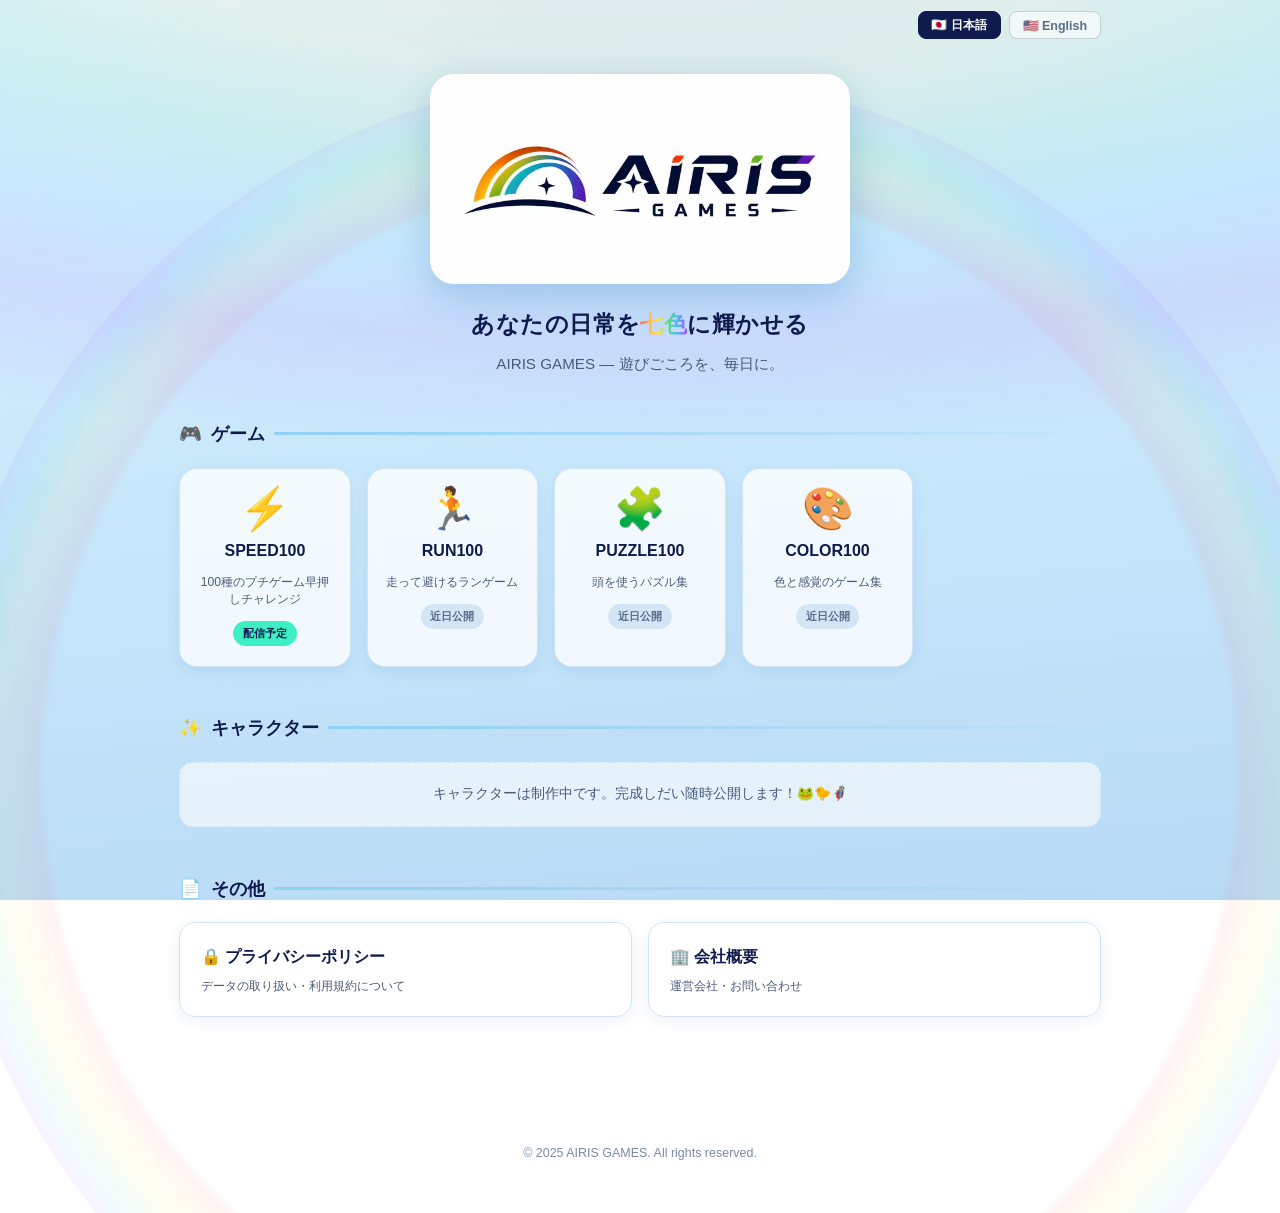
<file: index.html>
<!DOCTYPE html>
<html lang="ja">
<head>
<meta charset="UTF-8">
<meta name="viewport" content="width=device-width, initial-scale=1.0">
<meta name="description" content="AIRIS GAMES — あなたの日常を七色に輝かせる。ミニゲームを中心としたモバイルアプリを制作しています。">
<meta property="og:title" content="AIRIS GAMES">
<meta property="og:description" content="あなたの日常を七色に輝かせる">
<meta property="og:type" content="website">
<title>AIRIS GAMES — あなたの日常を七色に輝かせる</title>
<style>
  :root{
    --navy:#0f1b4d; --blue:#1a6fff; --sky1:#dff3ff; --sky2:#c6e6fa; --sky3:#b8daf5;
    --text:#0f1b4d; --muted:#4a5a7a; --card:rgba(255,255,255,0.78); --border:#cfe4f7;
  }
  *,*::before,*::after{box-sizing:border-box;margin:0;padding:0;}
  html{scroll-behavior:smooth;}
  body{
    font-family:"Hiragino Sans","Hiragino Kaku Gothic ProN","Yu Gothic",-apple-system,BlinkMacSystemFont,"Segoe UI",sans-serif;
    background:linear-gradient(175deg,#dff3ff 0%,#c6e6fa 55%,#b8daf5 100%);
    background-attachment:fixed;
    color:var(--text); line-height:1.8; font-size:15px; min-height:100vh;
    position:relative;
  }
  /* Soft rainbow wash behind content */
  body::before{
    content:""; position:fixed; inset:0; z-index:0; pointer-events:none;
    background:
      radial-gradient(120% 60% at 50% -10%,
        rgba(255,93,93,.10) 0%,
        rgba(255,184,77,.10) 16%,
        rgba(255,225,77,.10) 32%,
        rgba(93,223,126,.10) 48%,
        rgba(77,184,255,.10) 64%,
        rgba(166,77,255,.10) 80%,
        transparent 100%);
  }
  /* arched rainbow band, very faint */
  body::after{
    content:""; position:fixed; left:50%; top:8%; transform:translateX(-50%);
    width:160vw; height:160vw; max-width:1400px; max-height:1400px; z-index:0; pointer-events:none;
    border-radius:50%;
    background:
      radial-gradient(circle at center,
        transparent 60%,
        rgba(255,93,93,.07) 61%,
        rgba(255,184,77,.07) 63%,
        rgba(255,225,77,.07) 65%,
        rgba(93,223,126,.07) 67%,
        rgba(77,184,255,.07) 69%,
        rgba(166,77,255,.07) 71%,
        transparent 73%);
  }
  /* keep content above the wash */
  .lang-bar,.hero,main,footer{position:relative; z-index:1;}
  /* Language toggle */
  .lang-bar{display:flex; justify-content:flex-end; gap:.5rem; padding:.7rem 1.2rem; max-width:960px; margin:0 auto;}
  .lang-btn{
    border:1.5px solid rgba(15,27,77,.18); background:rgba(255,255,255,.6); color:#5a6a8a;
    font-size:.78rem; font-weight:700; padding:.28rem .8rem; border-radius:8px; cursor:pointer;
    transition:all .15s; font-family:inherit;
  }
  .lang-btn.active{background:var(--navy); color:#fff; border-color:var(--navy);}
  /* Hero */
  .hero{text-align:center; padding:1.5rem 1.5rem 2.5rem; max-width:960px; margin:0 auto;}
  .hero-logo{
    width:min(78%,420px); margin:0 auto 1.4rem; display:block;
    border-radius:24px; box-shadow:0 12px 40px rgba(15,80,160,.22);
  }
  .hero-tagline{
    font-size:1.45rem; font-weight:900; color:var(--navy); letter-spacing:.02em;
    margin-bottom:.5rem; line-height:1.5;
  }
  .hero-tagline .rainbow{
    background:linear-gradient(90deg,#ff5d5d,#ffb84d,#ffe14d,#5ddf7e,#4db8ff,#a64dff);
    -webkit-background-clip:text; background-clip:text; -webkit-text-fill-color:transparent;
  }
  .hero-sub{font-size:.95rem; color:var(--muted);}
  /* Sections */
  main{max-width:960px; margin:0 auto; padding:0 1.2rem 3rem;}
  .block{margin-bottom:2.8rem;}
  .block-title{
    font-size:1.15rem; font-weight:900; color:var(--navy); margin-bottom:1.1rem;
    display:flex; align-items:center; gap:.55rem;
  }
  .block-title::after{content:""; flex:1; height:3px; border-radius:2px; background:linear-gradient(90deg,#8fd0f5,transparent);}
  /* Game grid */
  .game-grid{display:grid; grid-template-columns:repeat(auto-fill,minmax(150px,1fr)); gap:1rem;}
  .game-card{
    background:var(--card); backdrop-filter:blur(6px); border:1px solid var(--border);
    border-radius:18px; padding:1.2rem 1rem; text-align:center; text-decoration:none;
    color:var(--navy); transition:transform .12s,box-shadow .12s; box-shadow:0 4px 14px rgba(15,80,160,.08);
    display:flex; flex-direction:column; align-items:center; gap:.5rem;
  }
  .game-card:hover{transform:translateY(-4px); box-shadow:0 10px 26px rgba(15,80,160,.18);}
  .game-icon{font-size:2.6rem; line-height:1;}
  .game-name{font-weight:900; font-size:1rem;}
  .game-desc{font-size:.76rem; color:var(--muted); line-height:1.4;}
  .game-badge{
    margin-top:.3rem; font-size:.66rem; font-weight:800; padding:.2rem .6rem; border-radius:20px;
    background:#ffe14d; color:var(--navy);
  }
  .game-badge.soon{background:#d4e6f5; color:#5a6a8a;}
  .game-badge.live{background:#3df0c4;}
  /* Character grid */
  .char-grid{display:grid; grid-template-columns:repeat(auto-fill,minmax(110px,1fr)); gap:.9rem;}
  .char-card{
    background:var(--card); backdrop-filter:blur(6px); border:1px solid var(--border);
    border-radius:16px; padding:1rem .6rem; text-align:center; box-shadow:0 4px 14px rgba(15,80,160,.08);
  }
  .char-emoji{font-size:2.4rem;}
  .char-name{font-size:.82rem; font-weight:700; color:var(--muted); margin-top:.3rem;}
  .placeholder-note{
    background:rgba(255,255,255,.6); border:1px dashed var(--border); border-radius:14px;
    padding:1.2rem; text-align:center; color:var(--muted); font-size:.85rem;
  }
  /* Bottom links */
  .bottom-links{display:grid; grid-template-columns:1fr 1fr; gap:1rem; margin-top:1rem;}
  .bottom-card{
    background:var(--card); backdrop-filter:blur(6px); border:1px solid var(--border);
    border-radius:16px; padding:1.2rem 1.3rem; text-decoration:none; color:var(--navy);
    transition:transform .12s; box-shadow:0 4px 14px rgba(15,80,160,.08);
  }
  .bottom-card:hover{transform:translateY(-2px);}
  .bottom-card .bt{font-weight:900; font-size:1rem; margin-bottom:.2rem;}
  .bottom-card .bd{font-size:.78rem; color:var(--muted);}
  /* Footer */
  footer{text-align:center; padding:2rem 1rem 3rem; color:#7a8aaa; font-size:.78rem;}
  /* i18n */
  [data-lang]{display:none;}
  .lang-ja [data-lang="ja"],.lang-en [data-lang="en"]{display:revert;}
  @media (max-width:560px){
    .hero-tagline{font-size:1.2rem;}
    .bottom-links{grid-template-columns:1fr;}
  }
</style>
</head>
<body class="lang-ja">

<div class="lang-bar">
  <button class="lang-btn active" id="btnJa" onclick="setLang('ja')">🇯🇵 日本語</button>
  <button class="lang-btn" id="btnEn" onclick="setLang('en')">🇺🇸 English</button>
</div>

<div class="hero">
  <img class="hero-logo" src="[data-uri]" alt="AIRIS GAMES">
  <div class="hero-tagline">
    <span data-lang="ja">あなたの日常を<span class="rainbow">七色</span>に輝かせる</span>
    <span data-lang="en">Color your everyday in <span class="rainbow">seven shades</span></span>
  </div>
  <div class="hero-sub">
    <span data-lang="ja">AIRIS GAMES — 遊びごころを、毎日に。</span>
    <span data-lang="en">AIRIS GAMES — a little play, every day.</span>
  </div>
</div>

<main>

  <!-- Games -->
  <div class="block">
    <div class="block-title">🎮 <span data-lang="ja">ゲーム</span><span data-lang="en">Games</span></div>
    <div class="game-grid">
      <a href="#" class="game-card">
        <div class="game-icon">⚡</div>
        <div class="game-name">SPEED100</div>
        <div class="game-desc" data-lang="ja">100種のプチゲーム早押しチャレンジ</div>
        <div class="game-desc" data-lang="en">100 mini-game speed challenge</div>
        <div class="game-badge live" data-lang="ja">配信予定</div>
        <div class="game-badge live" data-lang="en">Coming</div>
      </a>
      <a href="#" class="game-card">
        <div class="game-icon">🏃</div>
        <div class="game-name">RUN100</div>
        <div class="game-desc" data-lang="ja">走って避けるランゲーム</div>
        <div class="game-desc" data-lang="en">Run & dodge runner</div>
        <div class="game-badge soon" data-lang="ja">近日公開</div>
        <div class="game-badge soon" data-lang="en">Soon</div>
      </a>
      <a href="#" class="game-card">
        <div class="game-icon">🧩</div>
        <div class="game-name">PUZZLE100</div>
        <div class="game-desc" data-lang="ja">頭を使うパズル集</div>
        <div class="game-desc" data-lang="en">Brain puzzle pack</div>
        <div class="game-badge soon" data-lang="ja">近日公開</div>
        <div class="game-badge soon" data-lang="en">Soon</div>
      </a>
      <a href="#" class="game-card">
        <div class="game-icon">🎨</div>
        <div class="game-name">COLOR100</div>
        <div class="game-desc" data-lang="ja">色と感覚のゲーム集</div>
        <div class="game-desc" data-lang="en">Color & sense games</div>
        <div class="game-badge soon" data-lang="ja">近日公開</div>
        <div class="game-badge soon" data-lang="en">Soon</div>
      </a>
    </div>
  </div>

  <!-- Characters -->
  <div class="block">
    <div class="block-title">✨ <span data-lang="ja">キャラクター</span><span data-lang="en">Characters</span></div>
    <div class="placeholder-note">
      <span data-lang="ja">キャラクターは制作中です。完成しだい随時公開します！🐸🐤🦸</span>
      <span data-lang="en">Characters are in the works — coming soon! 🐸🐤🦸</span>
    </div>
  </div>

  <!-- Bottom: legal -->
  <div class="block">
    <div class="block-title">📄 <span data-lang="ja">その他</span><span data-lang="en">More</span></div>
    <div class="bottom-links">
      <a href="privacy.html" class="bottom-card">
        <div class="bt">🔒 <span data-lang="ja">プライバシーポリシー</span><span data-lang="en">Privacy Policy</span></div>
        <div class="bd" data-lang="ja">データの取り扱い・利用規約について</div>
        <div class="bd" data-lang="en">Data handling & terms</div>
      </a>
      <a href="company.html" class="bottom-card">
        <div class="bt">🏢 <span data-lang="ja">会社概要</span><span data-lang="en">Company</span></div>
        <div class="bd" data-lang="ja">運営会社・お問い合わせ</div>
        <div class="bd" data-lang="en">About us & contact</div>
      </a>
    </div>
  </div>

</main>

<footer>
  <p>&copy; 2025 AIRIS GAMES. All rights reserved.</p>
</footer>

<script>
function setLang(lang){
  document.body.className='lang-'+lang;
  document.documentElement.lang=lang;
  var ja=document.getElementById('btnJa'), en=document.getElementById('btnEn');
  if(ja) ja.classList.toggle('active', lang==='ja');
  if(en) en.classList.toggle('active', lang==='en');
  try{ localStorage.setItem('airis_lang', lang); }catch(e){}
}
window.addEventListener('DOMContentLoaded', function(){
  var saved='ja';
  try{ saved=localStorage.getItem('airis_lang')||'ja'; }catch(e){}
  setLang(saved);
});
</script>

</body>
</html>
</file>
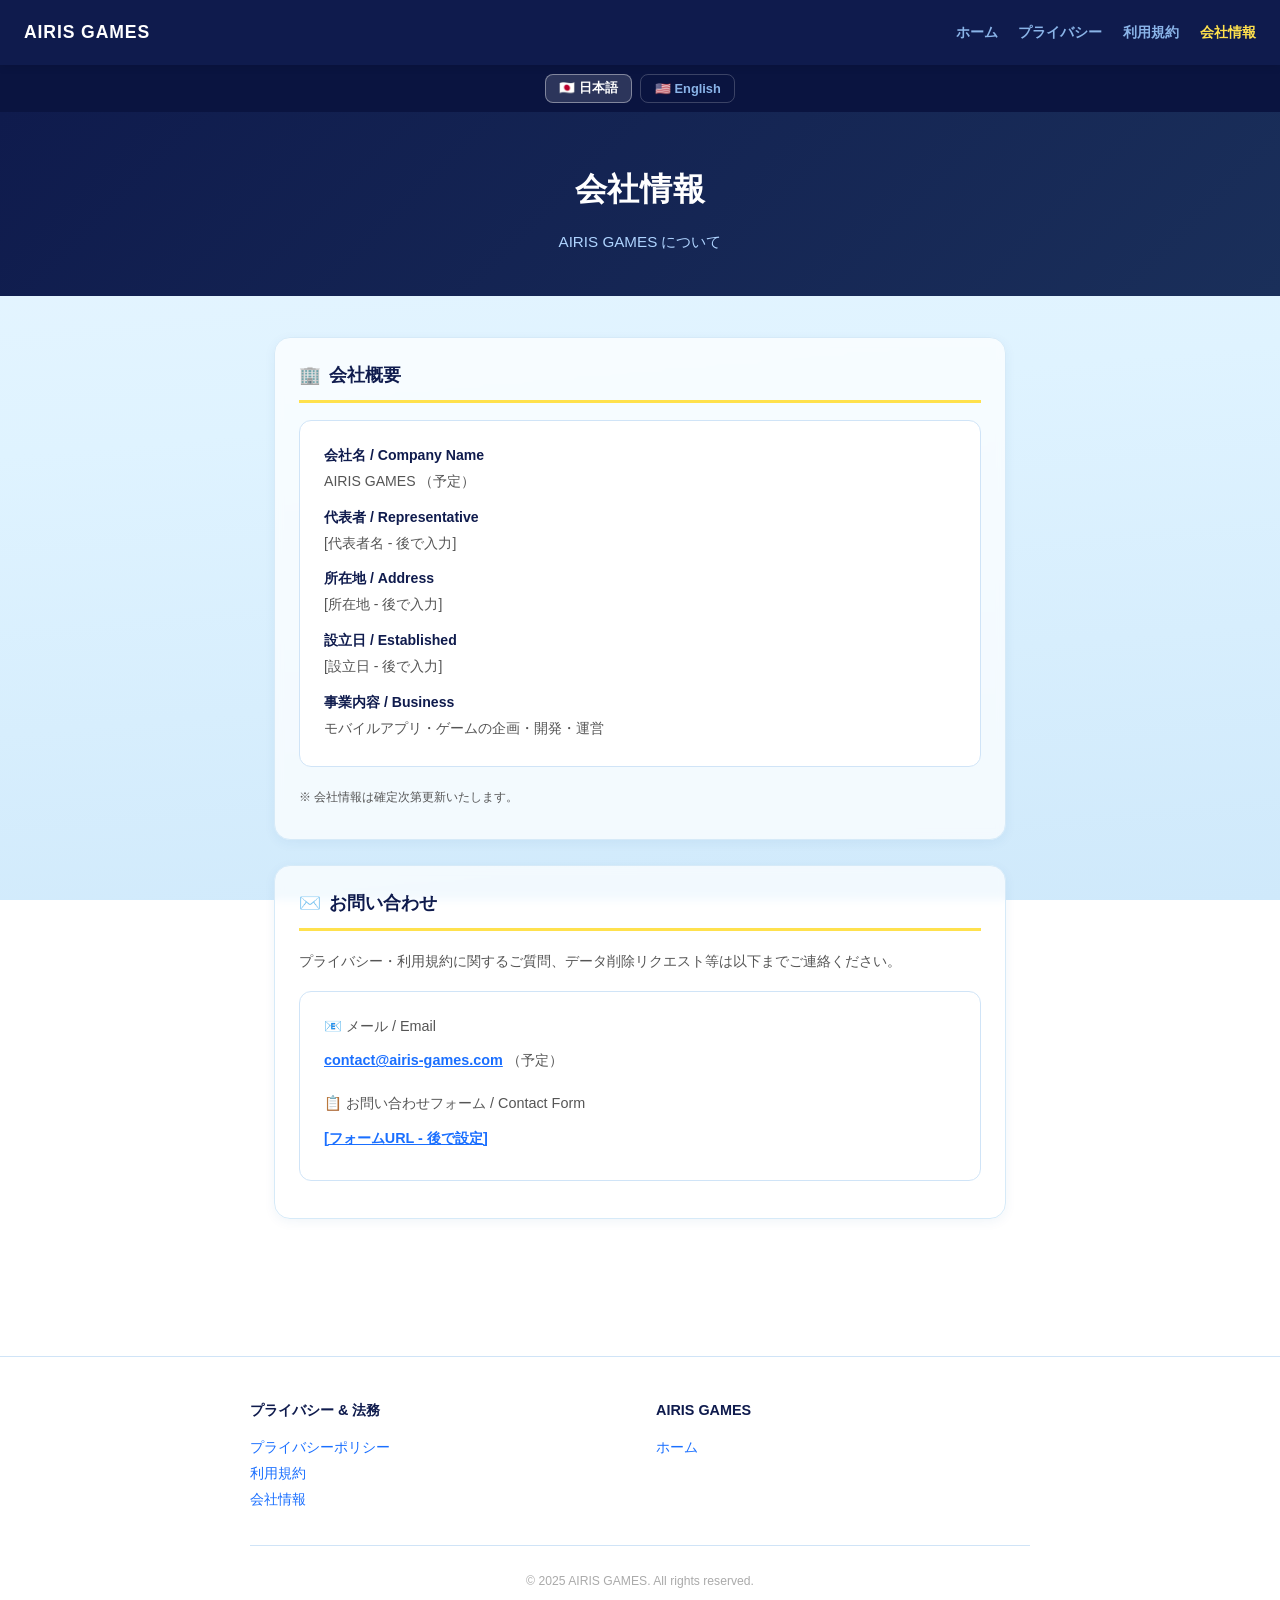
<file: company.html>
<!DOCTYPE html>
<html lang="ja">
<head>
<meta charset="UTF-8">
<meta name="viewport" content="width=device-width, initial-scale=1.0">
<meta name="description" content="AIRIS GAMESの会社情報とお問い合わせ先。">
<title>会社情報 – AIRIS GAMES</title>
<link rel="stylesheet" href="style.css">
</head>
<body class="lang-ja">
<header>
  <a href="index.html" class="logo">AIRIS GAMES</a>
  <nav>
    <a href="index.html" data-lang="ja">ホーム</a>
    <a href="privacy.html" data-lang="ja">プライバシー</a>
    <a href="terms.html" data-lang="ja">利用規約</a>
    <a href="company.html" class="active" data-lang="ja">会社情報</a>
    <a href="index.html" data-lang="en">Home</a>
    <a href="privacy.html" data-lang="en">Privacy</a>
    <a href="terms.html" data-lang="en">Terms</a>
    <a href="company.html" class="active" data-lang="en">Company</a>
  </nav>
</header>
<div class="lang-bar">
  <button class="lang-btn active" id="btnJa" onclick="setLang('ja')">🇯🇵 日本語</button>
  <button class="lang-btn" id="btnEn" onclick="setLang('en')">🇺🇸 English</button>
</div>
<div class="hero">
  <h1 data-lang="ja">会社情報</h1>
  <h1 data-lang="en">Company Information</h1>
  <p data-lang="ja">AIRIS GAMES について</p>
  <p data-lang="en">About AIRIS GAMES</p>
</div>
<main>
  <section>
    <h2>🏢 <span data-lang="ja">会社概要</span><span data-lang="en">Company Profile</span></h2>
    <div class="company-info">
      <dl>
        <dt data-lang="ja">会社名 / Company Name</dt>
        <dd>AIRIS GAMES <span data-lang="ja">（予定）</span><span data-lang="en">(Planned)</span></dd>
        <dt data-lang="ja">代表者 / Representative</dt>
        <dd data-lang="ja">[代表者名 - 後で入力]</dd>
        <dd data-lang="en">[Representative - TBD]</dd>
        <dt data-lang="ja">所在地 / Address</dt>
        <dd data-lang="ja">[所在地 - 後で入力]</dd>
        <dd data-lang="en">[Address - TBD]</dd>
        <dt data-lang="ja">設立日 / Established</dt>
        <dd data-lang="ja">[設立日 - 後で入力]</dd>
        <dd data-lang="en">[Date - TBD]</dd>
        <dt data-lang="ja">事業内容 / Business</dt>
        <dd data-lang="ja">モバイルアプリ・ゲームの企画・開発・運営</dd>
        <dd data-lang="en">Planning, development, and operation of mobile apps and games</dd>
      </dl>
    </div>
    <p data-lang="ja"><small>※ 会社情報は確定次第更新いたします。</small></p>
    <p data-lang="en"><small>* Company information will be updated as details are finalized.</small></p>
  </section>

  <section>
    <h2>✉️ <span data-lang="ja">お問い合わせ</span><span data-lang="en">Contact</span></h2>
    <p data-lang="ja">プライバシー・利用規約に関するご質問、データ削除リクエスト等は以下までご連絡ください。</p>
    <p data-lang="en">For privacy questions, data requests, or other inquiries, please contact us:</p>
    <div class="company-info">
      <p>📧 <span data-lang="ja">メール / Email</span></p>
      <p><a href="mailto:contact@airis-games.com">contact@airis-games.com</a> <span data-lang="ja">（予定）</span><span data-lang="en">(planned)</span></p>
      <p style="margin-top:1rem;">📋 <span data-lang="ja">お問い合わせフォーム / Contact Form</span></p>
      <p><a href="#" id="formLink">[フォームURL - 後で設定]</a></p>
    </div>
  </section>
</main>
<footer>
  <div class="footer-grid">
    <div class="footer-section">
      <h3 data-lang="ja">プライバシー & 法務</h3><h3 data-lang="en">Privacy & Legal</h3>
      <ul data-lang="ja"><li><a href="privacy.html">プライバシーポリシー</a></li><li><a href="terms.html">利用規約</a></li><li><a href="company.html">会社情報</a></li></ul>
      <ul data-lang="en"><li><a href="privacy.html">Privacy Policy</a></li><li><a href="terms.html">Terms</a></li><li><a href="company.html">Company</a></li></ul>
    </div>
    <div class="footer-section"><h3>AIRIS GAMES</h3><ul data-lang="ja"><li><a href="index.html">ホーム</a></li></ul><ul data-lang="en"><li><a href="index.html">Home</a></li></ul></div>
  </div>
  <div class="footer-bottom"><p>&copy; 2025 AIRIS GAMES. All rights reserved.</p></div>
</footer>
<script src="lang.js"></script>
</body>
</html>
</file>
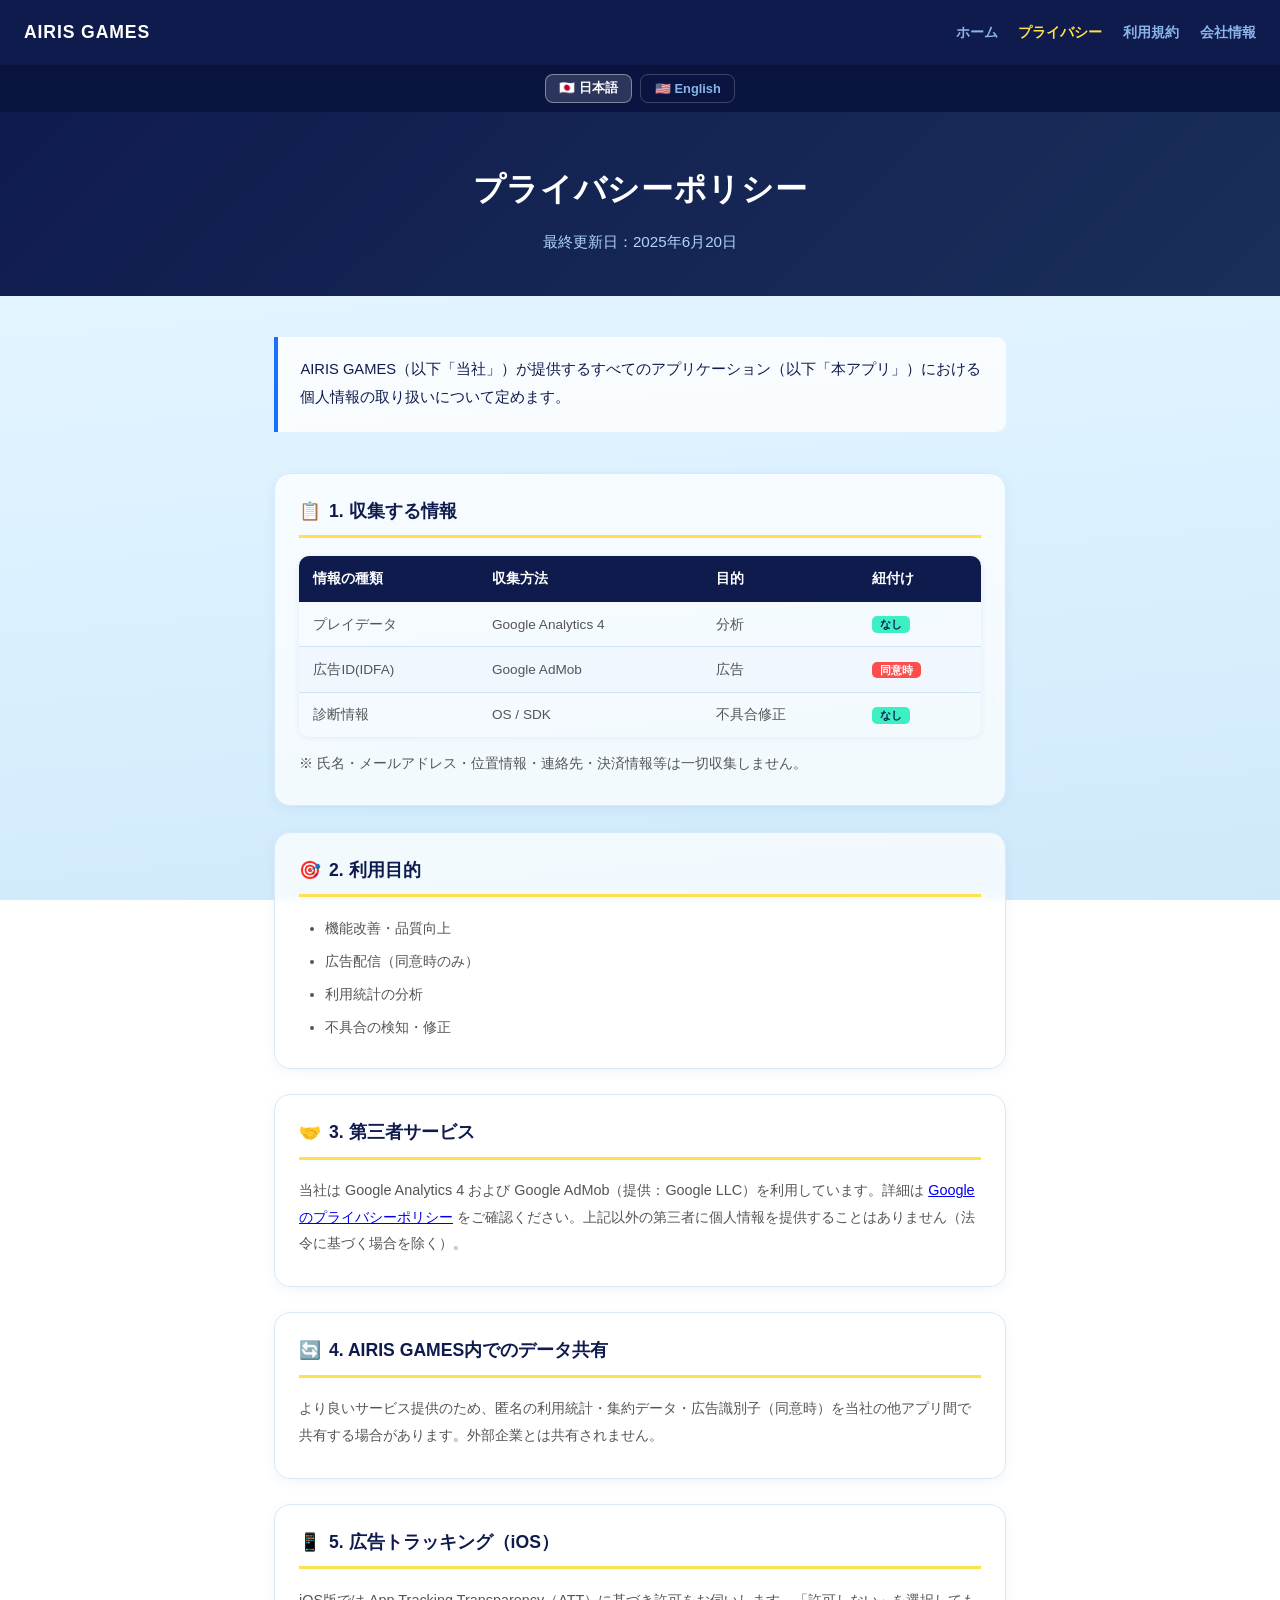
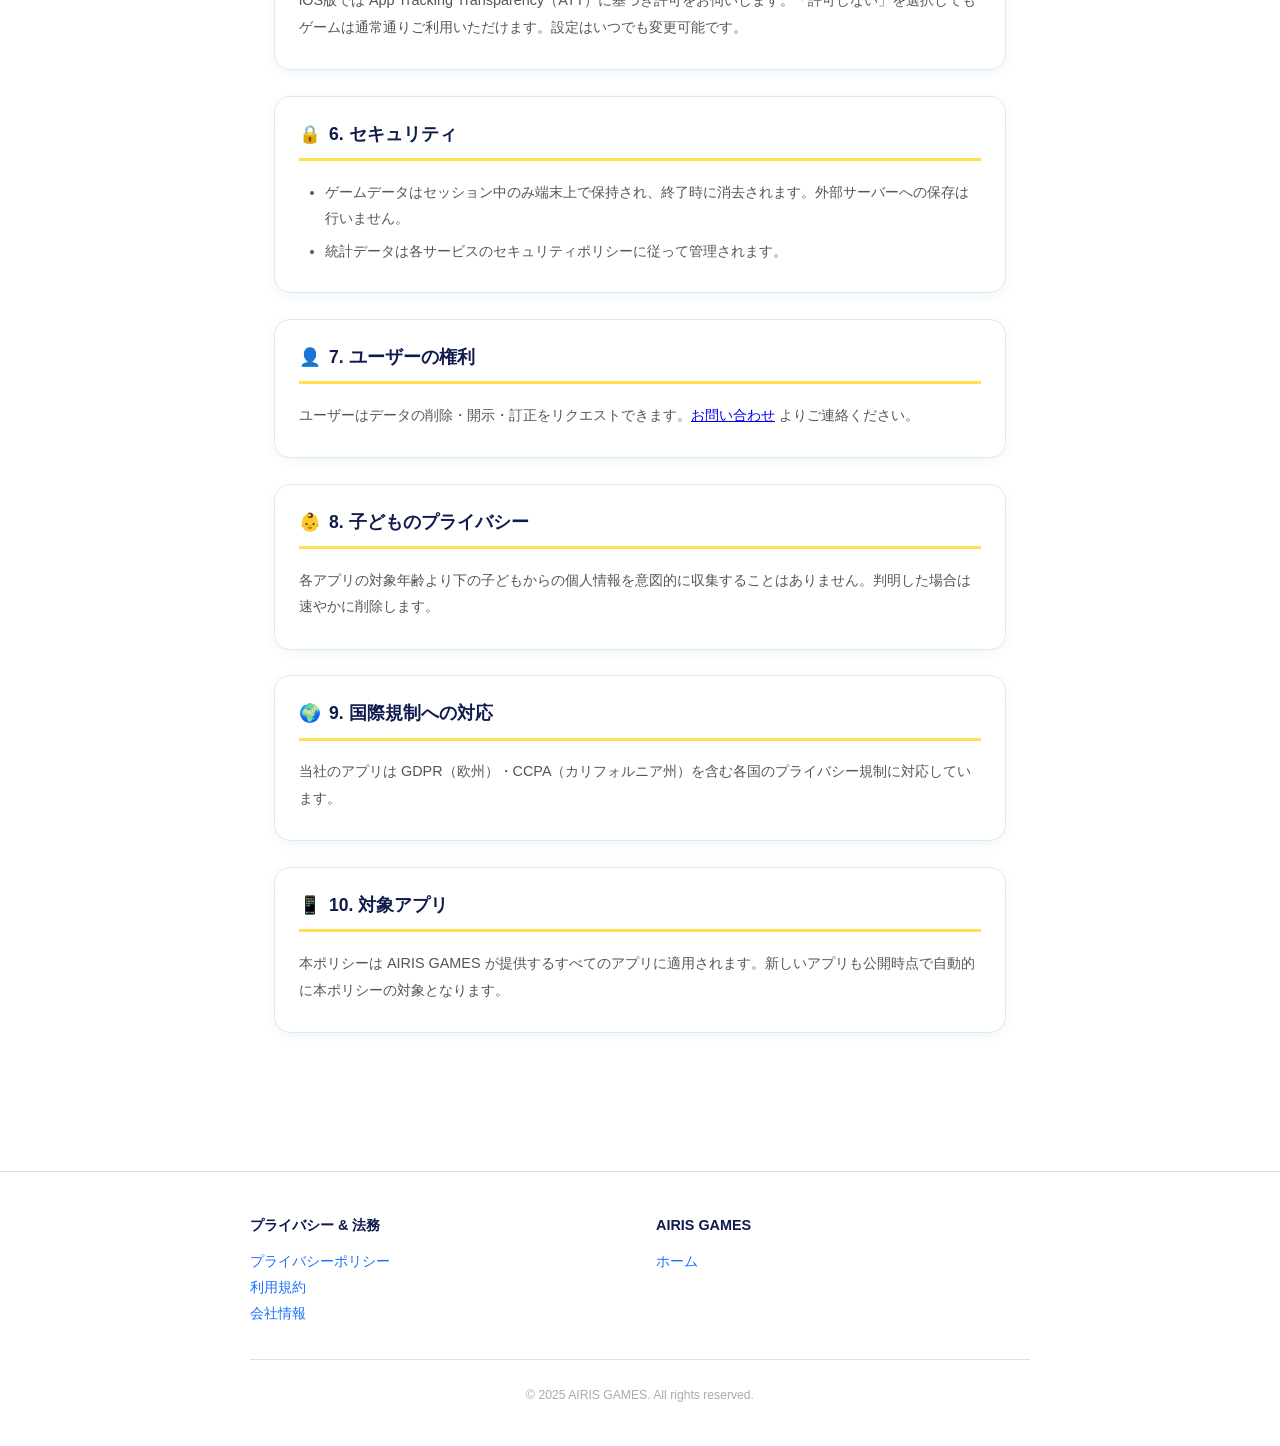
<file: privacy.html>
<!DOCTYPE html>
<html lang="ja">
<head>
<meta charset="UTF-8">
<meta name="viewport" content="width=device-width, initial-scale=1.0">
<meta name="description" content="AIRIS GAMESのプライバシーポリシー。収集するデータ・利用目的・ユーザーの権利について。">
<title>プライバシーポリシー – AIRIS GAMES</title>
<link rel="stylesheet" href="style.css">
</head>
<body class="lang-ja">
<header>
  <a href="index.html" class="logo">AIRIS GAMES</a>
  <nav>
    <a href="index.html" data-lang="ja">ホーム</a>
    <a href="privacy.html" class="active" data-lang="ja">プライバシー</a>
    <a href="terms.html" data-lang="ja">利用規約</a>
    <a href="company.html" data-lang="ja">会社情報</a>
    <a href="index.html" data-lang="en">Home</a>
    <a href="privacy.html" class="active" data-lang="en">Privacy</a>
    <a href="terms.html" data-lang="en">Terms</a>
    <a href="company.html" data-lang="en">Company</a>
  </nav>
</header>
<div class="lang-bar">
  <button class="lang-btn active" id="btnJa" onclick="setLang('ja')">🇯🇵 日本語</button>
  <button class="lang-btn" id="btnEn" onclick="setLang('en')">🇺🇸 English</button>
</div>
<div class="hero">
  <h1 data-lang="ja">プライバシーポリシー</h1>
  <h1 data-lang="en">Privacy Policy</h1>
  <p data-lang="ja">最終更新日：2025年6月20日</p>
  <p data-lang="en">Last updated: June 20, 2025</p>
</div>
<main>
  <div class="intro">
    <span data-lang="ja">AIRIS GAMES（以下「当社」）が提供するすべてのアプリケーション（以下「本アプリ」）における個人情報の取り扱いについて定めます。</span>
    <span data-lang="en">This Privacy Policy describes how AIRIS GAMES handles information in connection with all our applications.</span>
  </div>

  <section>
    <h2>📋 <span data-lang="ja">1. 収集する情報</span><span data-lang="en">1. Information We Collect</span></h2>
    <div class="table-wrap"><table>
      <thead><tr>
        <th data-lang="ja">情報の種類</th><th data-lang="ja">収集方法</th><th data-lang="ja">目的</th><th data-lang="ja">紐付け</th>
        <th data-lang="en">Data Type</th><th data-lang="en">Collected By</th><th data-lang="en">Purpose</th><th data-lang="en">Linked</th>
      </tr></thead>
      <tbody>
        <tr><td><span data-lang="ja">プレイデータ</span><span data-lang="en">Usage Data</span></td><td>Google Analytics 4</td><td><span data-lang="ja">分析</span><span data-lang="en">Analytics</span></td><td><span class="badge green" data-lang="ja">なし</span><span class="badge green" data-lang="en">No</span></td></tr>
        <tr><td><span data-lang="ja">広告ID(IDFA)</span><span data-lang="en">Ad ID (IDFA)</span></td><td>Google AdMob</td><td><span data-lang="ja">広告</span><span data-lang="en">Ads</span></td><td><span class="badge red" data-lang="ja">同意時</span><span class="badge red" data-lang="en">If consented</span></td></tr>
        <tr><td><span data-lang="ja">診断情報</span><span data-lang="en">Diagnostics</span></td><td>OS / SDK</td><td><span data-lang="ja">不具合修正</span><span data-lang="en">Bug fixes</span></td><td><span class="badge green" data-lang="ja">なし</span><span class="badge green" data-lang="en">No</span></td></tr>
      </tbody>
    </table></div>
    <p data-lang="ja">※ 氏名・メールアドレス・位置情報・連絡先・決済情報等は一切収集しません。</p>
    <p data-lang="en">We do not collect name, email, location, contacts, or payment information.</p>
  </section>

  <section>
    <h2>🎯 <span data-lang="ja">2. 利用目的</span><span data-lang="en">2. How We Use Information</span></h2>
    <ul data-lang="ja"><li>機能改善・品質向上</li><li>広告配信（同意時のみ）</li><li>利用統計の分析</li><li>不具合の検知・修正</li></ul>
    <ul data-lang="en"><li>To improve features and quality</li><li>To serve ads (with consent)</li><li>To analyze usage</li><li>To detect and fix bugs</li></ul>
  </section>

  <section>
    <h2>🤝 <span data-lang="ja">3. 第三者サービス</span><span data-lang="en">3. Third-Party Services</span></h2>
    <p data-lang="ja">当社は Google Analytics 4 および Google AdMob（提供：Google LLC）を利用しています。詳細は <a href="https://policies.google.com/privacy" target="_blank" rel="noopener">Googleのプライバシーポリシー</a> をご確認ください。上記以外の第三者に個人情報を提供することはありません（法令に基づく場合を除く）。</p>
    <p data-lang="en">We use Google Analytics 4 and Google AdMob (by Google LLC). See <a href="https://policies.google.com/privacy" target="_blank" rel="noopener">Google's Privacy Policy</a>. We do not share information with other third parties, except as required by law.</p>
  </section>

  <section>
    <h2>🔄 <span data-lang="ja">4. AIRIS GAMES内でのデータ共有</span><span data-lang="en">4. Data Sharing Among AIRIS GAMES Apps</span></h2>
    <p data-lang="ja">より良いサービス提供のため、匿名の利用統計・集約データ・広告識別子（同意時）を当社の他アプリ間で共有する場合があります。外部企業とは共有されません。</p>
    <p data-lang="en">Anonymous usage statistics, aggregated data, and advertising identifiers (with consent) may be shared among AIRIS GAMES apps. This is not shared with external third parties.</p>
  </section>

  <section>
    <h2>📱 <span data-lang="ja">5. 広告トラッキング（iOS）</span><span data-lang="en">5. App Tracking Transparency (iOS)</span></h2>
    <p data-lang="ja">iOS版では App Tracking Transparency（ATT）に基づき許可をお伺いします。「許可しない」を選択してもゲームは通常通りご利用いただけます。設定はいつでも変更可能です。</p>
    <p data-lang="en">On iOS, we request permission via ATT. If you decline, all features remain available. You can change this anytime in Settings.</p>
  </section>

  <section>
    <h2>🔒 <span data-lang="ja">6. セキュリティ</span><span data-lang="en">6. Data Security</span></h2>
    <ul data-lang="ja"><li>ゲームデータはセッション中のみ端末上で保持され、終了時に消去されます。外部サーバーへの保存は行いません。</li><li>統計データは各サービスのセキュリティポリシーに従って管理されます。</li></ul>
    <ul data-lang="en"><li>Game data is stored only on-device during a session and deleted on exit. No data is sent to external servers.</li><li>Analytics data is managed per each service's security policies.</li></ul>
  </section>

  <section>
    <h2>👤 <span data-lang="ja">7. ユーザーの権利</span><span data-lang="en">7. Your Rights</span></h2>
    <p data-lang="ja">ユーザーはデータの削除・開示・訂正をリクエストできます。<a href="company.html">お問い合わせ</a> よりご連絡ください。</p>
    <p data-lang="en">You may request deletion, access, or correction of your data via our <a href="company.html">Contact page</a>.</p>
  </section>

  <section>
    <h2>👶 <span data-lang="ja">8. 子どものプライバシー</span><span data-lang="en">8. Children's Privacy</span></h2>
    <p data-lang="ja">各アプリの対象年齢より下の子どもからの個人情報を意図的に収集することはありません。判明した場合は速やかに削除します。</p>
    <p data-lang="en">We do not knowingly collect data from children below each app's age rating, and will delete it promptly if discovered.</p>
  </section>

  <section>
    <h2>🌍 <span data-lang="ja">9. 国際規制への対応</span><span data-lang="en">9. International Compliance</span></h2>
    <p data-lang="ja">当社のアプリは GDPR（欧州）・CCPA（カリフォルニア州）を含む各国のプライバシー規制に対応しています。</p>
    <p data-lang="en">Our apps comply with GDPR (EU), CCPA (California), and other privacy regulations.</p>
  </section>

  <section>
    <h2>📱 <span data-lang="ja">10. 対象アプリ</span><span data-lang="en">10. Covered Applications</span></h2>
    <p data-lang="ja">本ポリシーは AIRIS GAMES が提供するすべてのアプリに適用されます。新しいアプリも公開時点で自動的に本ポリシーの対象となります。</p>
    <p data-lang="en">This policy applies to all AIRIS GAMES apps. New apps are automatically covered upon release.</p>
  </section>
</main>
<footer>
  <div class="footer-grid">
    <div class="footer-section">
      <h3 data-lang="ja">プライバシー & 法務</h3><h3 data-lang="en">Privacy & Legal</h3>
      <ul data-lang="ja"><li><a href="privacy.html">プライバシーポリシー</a></li><li><a href="terms.html">利用規約</a></li><li><a href="company.html">会社情報</a></li></ul>
      <ul data-lang="en"><li><a href="privacy.html">Privacy Policy</a></li><li><a href="terms.html">Terms</a></li><li><a href="company.html">Company</a></li></ul>
    </div>
    <div class="footer-section"><h3>AIRIS GAMES</h3><ul data-lang="ja"><li><a href="index.html">ホーム</a></li></ul><ul data-lang="en"><li><a href="index.html">Home</a></li></ul></div>
  </div>
  <div class="footer-bottom"><p>&copy; 2025 AIRIS GAMES. All rights reserved.</p></div>
</footer>
<script src="lang.js"></script>
</body>
</html>
</file>
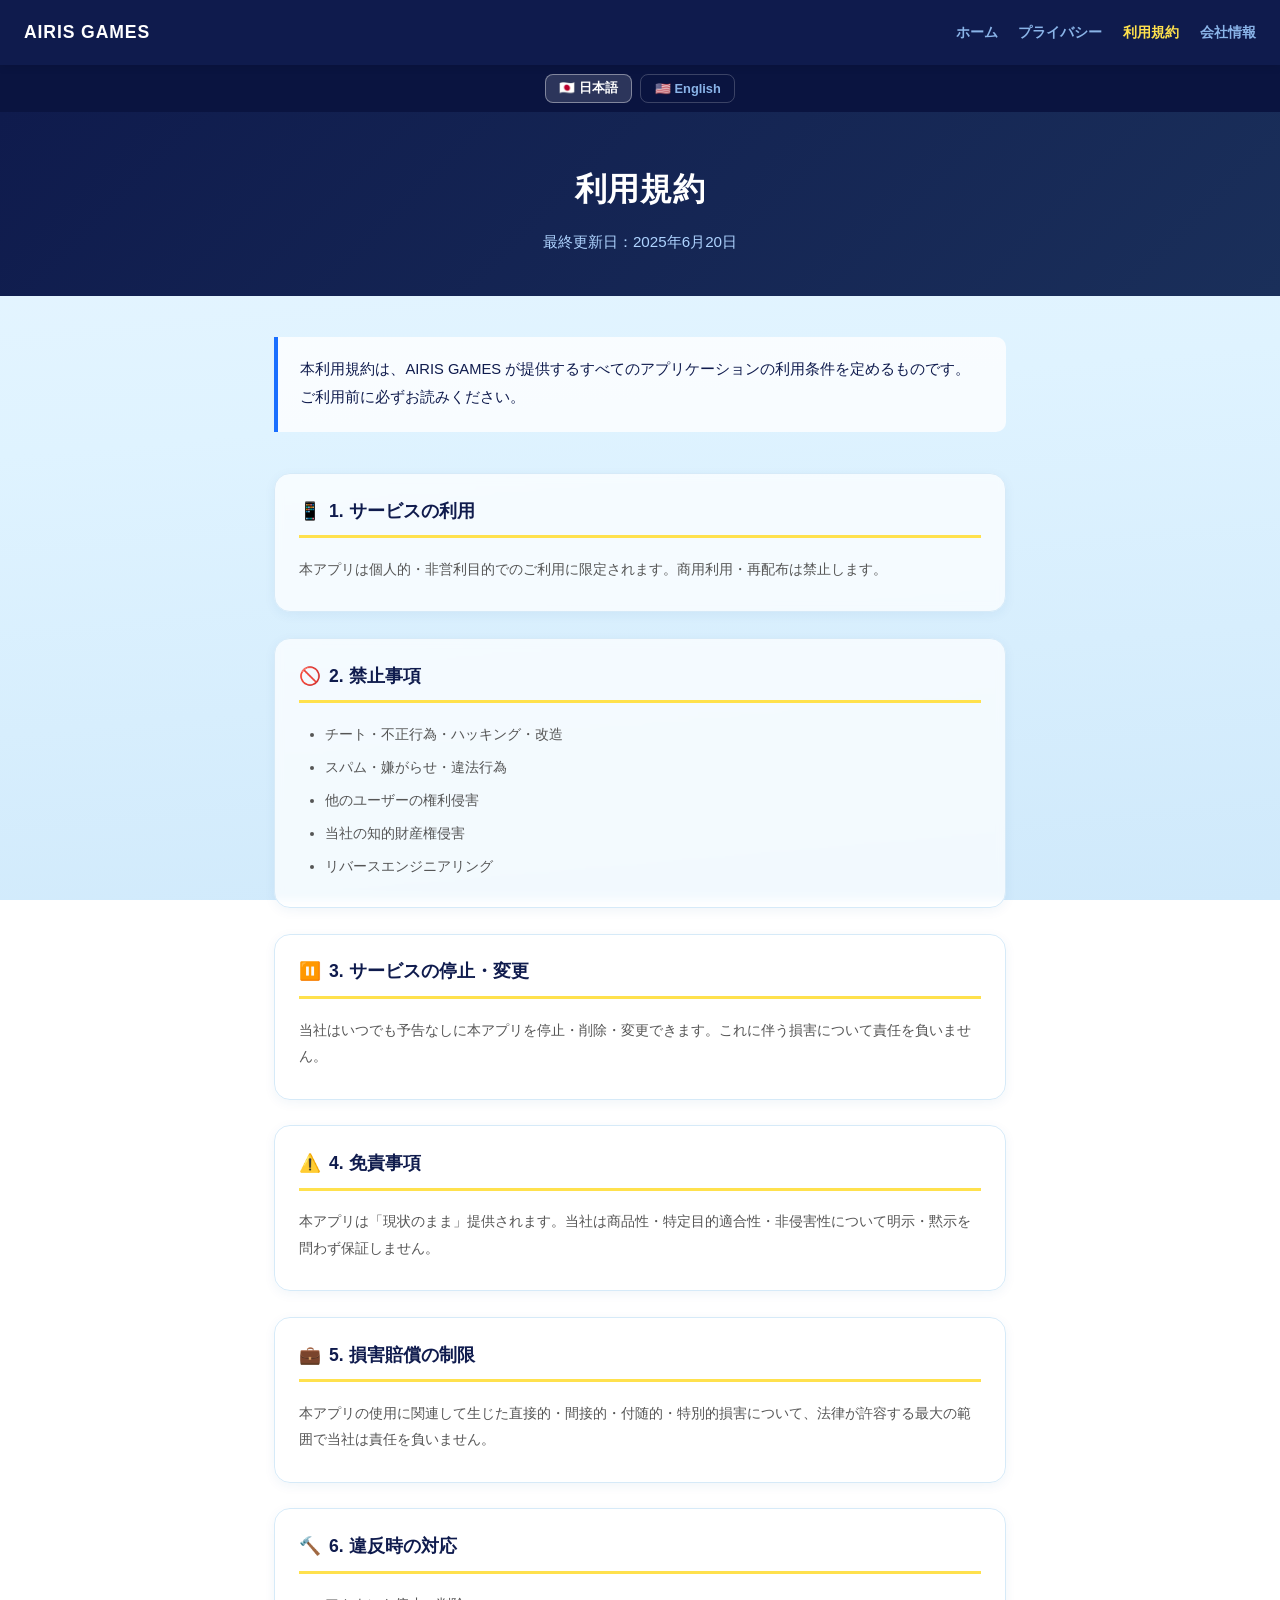
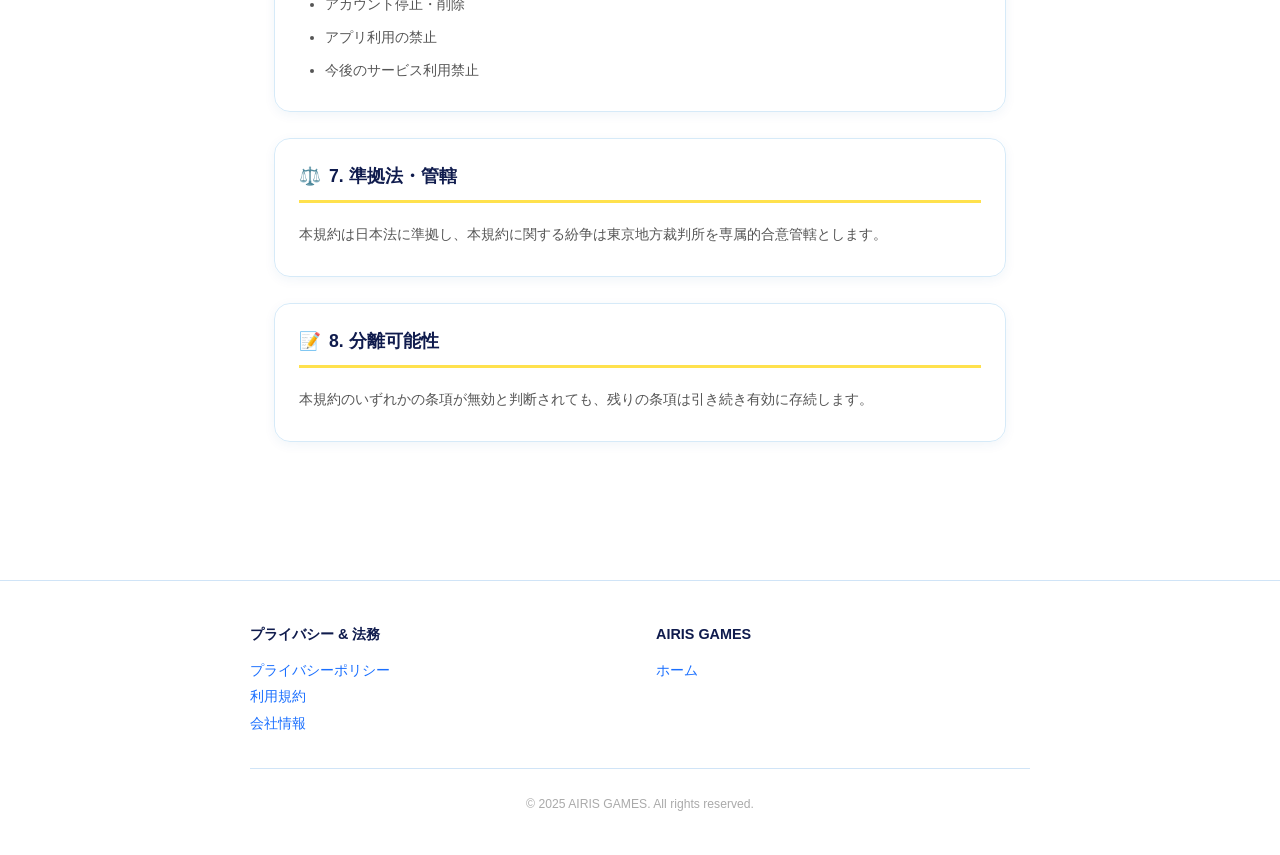
<file: terms.html>
<!DOCTYPE html>
<html lang="ja">
<head>
<meta charset="UTF-8">
<meta name="viewport" content="width=device-width, initial-scale=1.0">
<meta name="description" content="AIRIS GAMESの利用規約。アプリ利用時のルール・禁止事項・免責事項について。">
<title>利用規約 – AIRIS GAMES</title>
<link rel="stylesheet" href="style.css">
</head>
<body class="lang-ja">
<header>
  <a href="index.html" class="logo">AIRIS GAMES</a>
  <nav>
    <a href="index.html" data-lang="ja">ホーム</a>
    <a href="privacy.html" data-lang="ja">プライバシー</a>
    <a href="terms.html" class="active" data-lang="ja">利用規約</a>
    <a href="company.html" data-lang="ja">会社情報</a>
    <a href="index.html" data-lang="en">Home</a>
    <a href="privacy.html" data-lang="en">Privacy</a>
    <a href="terms.html" class="active" data-lang="en">Terms</a>
    <a href="company.html" data-lang="en">Company</a>
  </nav>
</header>
<div class="lang-bar">
  <button class="lang-btn active" id="btnJa" onclick="setLang('ja')">🇯🇵 日本語</button>
  <button class="lang-btn" id="btnEn" onclick="setLang('en')">🇺🇸 English</button>
</div>
<div class="hero">
  <h1 data-lang="ja">利用規約</h1>
  <h1 data-lang="en">Terms of Service</h1>
  <p data-lang="ja">最終更新日：2025年6月20日</p>
  <p data-lang="en">Last updated: June 20, 2025</p>
</div>
<main>
  <div class="intro">
    <span data-lang="ja">本利用規約は、AIRIS GAMES が提供するすべてのアプリケーションの利用条件を定めるものです。ご利用前に必ずお読みください。</span>
    <span data-lang="en">These Terms govern the use of all applications provided by AIRIS GAMES. Please read carefully before using.</span>
  </div>

  <section>
    <h2>📱 <span data-lang="ja">1. サービスの利用</span><span data-lang="en">1. Use of Service</span></h2>
    <p data-lang="ja">本アプリは個人的・非営利目的でのご利用に限定されます。商用利用・再配布は禁止します。</p>
    <p data-lang="en">The app is for personal, non-commercial use only. Commercial use and redistribution are prohibited.</p>
  </section>

  <section>
    <h2>🚫 <span data-lang="ja">2. 禁止事項</span><span data-lang="en">2. Prohibited Conduct</span></h2>
    <ul data-lang="ja"><li>チート・不正行為・ハッキング・改造</li><li>スパム・嫌がらせ・違法行為</li><li>他のユーザーの権利侵害</li><li>当社の知的財産権侵害</li><li>リバースエンジニアリング</li></ul>
    <ul data-lang="en"><li>Cheating, hacking, fraud, or modification</li><li>Spam, harassment, or illegal activity</li><li>Infringement of others' rights</li><li>Violation of our intellectual property</li><li>Reverse engineering</li></ul>
  </section>

  <section>
    <h2>⏸️ <span data-lang="ja">3. サービスの停止・変更</span><span data-lang="en">3. Service Changes</span></h2>
    <p data-lang="ja">当社はいつでも予告なしに本アプリを停止・削除・変更できます。これに伴う損害について責任を負いません。</p>
    <p data-lang="en">We may discontinue, remove, or modify the app at any time without notice, and are not liable for resulting damages.</p>
  </section>

  <section>
    <h2>⚠️ <span data-lang="ja">4. 免責事項</span><span data-lang="en">4. Disclaimer</span></h2>
    <p data-lang="ja">本アプリは「現状のまま」提供されます。当社は商品性・特定目的適合性・非侵害性について明示・黙示を問わず保証しません。</p>
    <p data-lang="en">The app is provided "as is". We make no warranties, express or implied, including merchantability, fitness, or non-infringement.</p>
  </section>

  <section>
    <h2>💼 <span data-lang="ja">5. 損害賠償の制限</span><span data-lang="en">5. Limitation of Liability</span></h2>
    <p data-lang="ja">本アプリの使用に関連して生じた直接的・間接的・付随的・特別的損害について、法律が許容する最大の範囲で当社は責任を負いません。</p>
    <p data-lang="en">To the fullest extent permitted by law, we are not liable for any direct, indirect, incidental, or special damages arising from use of the app.</p>
  </section>

  <section>
    <h2>🔨 <span data-lang="ja">6. 違反時の対応</span><span data-lang="en">6. Violation Consequences</span></h2>
    <ul data-lang="ja"><li>アカウント停止・削除</li><li>アプリ利用の禁止</li><li>今後のサービス利用禁止</li></ul>
    <ul data-lang="en"><li>Account suspension or deletion</li><li>App access removal</li><li>Ban from future services</li></ul>
  </section>

  <section>
    <h2>⚖️ <span data-lang="ja">7. 準拠法・管轄</span><span data-lang="en">7. Governing Law</span></h2>
    <p data-lang="ja">本規約は日本法に準拠し、本規約に関する紛争は東京地方裁判所を専属的合意管轄とします。</p>
    <p data-lang="en">These Terms are governed by Japanese law. Disputes are subject to the exclusive jurisdiction of the Tokyo District Court.</p>
  </section>

  <section>
    <h2>📝 <span data-lang="ja">8. 分離可能性</span><span data-lang="en">8. Severability</span></h2>
    <p data-lang="ja">本規約のいずれかの条項が無効と判断されても、残りの条項は引き続き有効に存続します。</p>
    <p data-lang="en">If any provision is found invalid, the remaining provisions continue in full effect.</p>
  </section>
</main>
<footer>
  <div class="footer-grid">
    <div class="footer-section">
      <h3 data-lang="ja">プライバシー & 法務</h3><h3 data-lang="en">Privacy & Legal</h3>
      <ul data-lang="ja"><li><a href="privacy.html">プライバシーポリシー</a></li><li><a href="terms.html">利用規約</a></li><li><a href="company.html">会社情報</a></li></ul>
      <ul data-lang="en"><li><a href="privacy.html">Privacy Policy</a></li><li><a href="terms.html">Terms</a></li><li><a href="company.html">Company</a></li></ul>
    </div>
    <div class="footer-section"><h3>AIRIS GAMES</h3><ul data-lang="ja"><li><a href="index.html">ホーム</a></li></ul><ul data-lang="en"><li><a href="index.html">Home</a></li></ul></div>
  </div>
  <div class="footer-bottom"><p>&copy; 2025 AIRIS GAMES. All rights reserved.</p></div>
</footer>
<script src="lang.js"></script>
</body>
</html>
</file>
<file: style.css>
:root{
  --navy:#0f1b4d; --blue:#1a6fff; --sky:#dff3ff; --text:#1a1a2e;
  --muted:#555; --border:#d0e4f7; --bg:#f7fbff; --accent:#ffe14d;
}
*,*::before,*::after{box-sizing:border-box;margin:0;padding:0;}
html{scroll-behavior:smooth;}
body{
  font-family:"Hiragino Sans","Hiragino Kaku Gothic ProN","Yu Gothic",-apple-system,BlinkMacSystemFont,"Segoe UI",sans-serif;
  background:linear-gradient(175deg,#eaf6ff 0%,#dff3ff 45%,#cfe9fb 100%);
  background-attachment:fixed;
  color:var(--text); line-height:1.85; font-size:15px;
}
header{
  background:var(--navy); color:#fff; padding:1rem 1.5rem;
  display:flex; align-items:center; justify-content:space-between;
  position:sticky; top:0; z-index:1000; box-shadow:0 2px 8px rgba(0,0,0,.1);
}
header .logo{font-size:1.1rem; font-weight:900; letter-spacing:.05em; color:#fff; text-decoration:none;}
header nav{display:flex; gap:1.3rem; flex-wrap:wrap;}
header a{color:#8ab4e8; text-decoration:none; font-size:.88rem; font-weight:700; transition:color .15s;}
header a:hover{color:#fff;}
header a.active{color:var(--accent);}
.hero{background:linear-gradient(135deg,var(--navy) 0%,#1a2f5a 100%); color:#fff; padding:3rem 1.5rem 2.5rem; text-align:center;}
.hero h1{font-size:2rem; font-weight:900; margin-bottom:.5rem; letter-spacing:.02em;}
.hero p{font-size:.95rem; color:#afd4ff; max-width:600px; margin:0 auto;}
.lang-bar{background:#0a1440; display:flex; justify-content:center; gap:.5rem; padding:.6rem 1rem;}
.lang-btn{
  border:1.5px solid rgba(255,255,255,.2); background:transparent; color:#8ab4e8;
  font-size:.8rem; font-weight:700; padding:.3rem .85rem; border-radius:8px; cursor:pointer;
  transition:all .15s; font-family:inherit;
}
.lang-btn.active{background:rgba(255,255,255,.14); color:#fff; border-color:rgba(255,255,255,.4);}
main{max-width:780px; margin:0 auto; padding:2.6rem 1.5rem 4rem;}
.intro{
  background:rgba(255,255,255,0.8); border-left:4px solid var(--blue); border-radius:0 10px 10px 0;
  padding:1.2rem 1.4rem; margin-bottom:2.6rem; font-size:.92rem; color:var(--navy); line-height:1.9;
}
section{
  margin-bottom:1.6rem;
  background:rgba(255,255,255,0.72);
  backdrop-filter:blur(4px);
  border:1px solid #d6eaf8;
  border-radius:16px;
  padding:1.3rem 1.5rem;
  box-shadow:0 3px 12px rgba(15,80,160,.06);
}
section h2{
  font-size:1.1rem; font-weight:900; color:var(--navy);
  border-bottom:3px solid var(--accent); padding-bottom:.5rem; margin-bottom:1.1rem;
  display:flex; align-items:center; gap:.5rem;
}
section h3{font-size:.97rem; font-weight:800; color:var(--navy); margin-top:1.2rem; margin-bottom:.6rem;}
section p,section li{font-size:.9rem; color:var(--muted); margin-bottom:.5rem;}
section ul{padding-left:1.6rem;}
section ul li{margin-bottom:.4rem;}
.table-wrap{overflow-x:auto; margin:.8rem 0; border-radius:10px; box-shadow:0 1px 6px rgba(0,80,160,.08);}
table{width:100%; border-collapse:collapse; font-size:.85rem;}
th{background:var(--navy); color:#fff; padding:.65rem .9rem; text-align:left; font-weight:700;}
td{padding:.6rem .9rem; border-bottom:1px solid var(--border); color:var(--muted); vertical-align:top;}
tr:last-child td{border-bottom:none;}
tr:nth-child(even) td{background:#f0f7ff;}
table a{color:var(--blue);}
.badge{display:inline-block; font-size:.68rem; font-weight:800; padding:.15rem .5rem; border-radius:5px; background:var(--accent); color:var(--navy); white-space:nowrap;}
.badge.green{background:#3df0c4;}
.badge.red{background:#ff4d4d; color:#fff;}
.company-info{
  background:#fff; border:1px solid var(--border); border-radius:12px;
  padding:1.3rem 1.5rem; margin:1rem 0; font-size:.88rem; color:var(--muted);
}
.company-info dt{font-weight:700; color:var(--navy); margin-top:.6rem;}
.company-info dt:first-child{margin-top:0;}
.company-info dd{margin-left:0; margin-bottom:.3rem;}
.company-info a{color:var(--blue); font-weight:700; word-break:break-all;}
footer{border-top:1px solid var(--border); padding:2.5rem 1.5rem; background:rgba(255,255,255,0.6); margin-top:3rem;}
.footer-grid{max-width:780px; margin:0 auto; display:grid; grid-template-columns:1fr 1fr; gap:2rem; margin-bottom:2rem; font-size:.88rem;}
.footer-section h3{font-size:.9rem; font-weight:800; color:var(--navy); margin-bottom:.6rem;}
.footer-section ul{list-style:none; padding:0;}
.footer-section a{color:var(--blue); text-decoration:none; line-height:1.8;}
.footer-section a:hover{text-decoration:underline;}
.footer-bottom{max-width:780px; margin:0 auto; text-align:center; padding-top:1.5rem; border-top:1px solid var(--border); font-size:.76rem; color:#aaa;}
[data-lang]{display:none;}
.lang-ja [data-lang="ja"],.lang-en [data-lang="en"]{display:revert;}
@media (max-width:640px){
  header nav{gap:.8rem;}
  .hero h1{font-size:1.5rem;}
  .footer-grid{grid-template-columns:1fr;}
  main{padding:1.8rem 1rem 3rem;}
}
</file>
